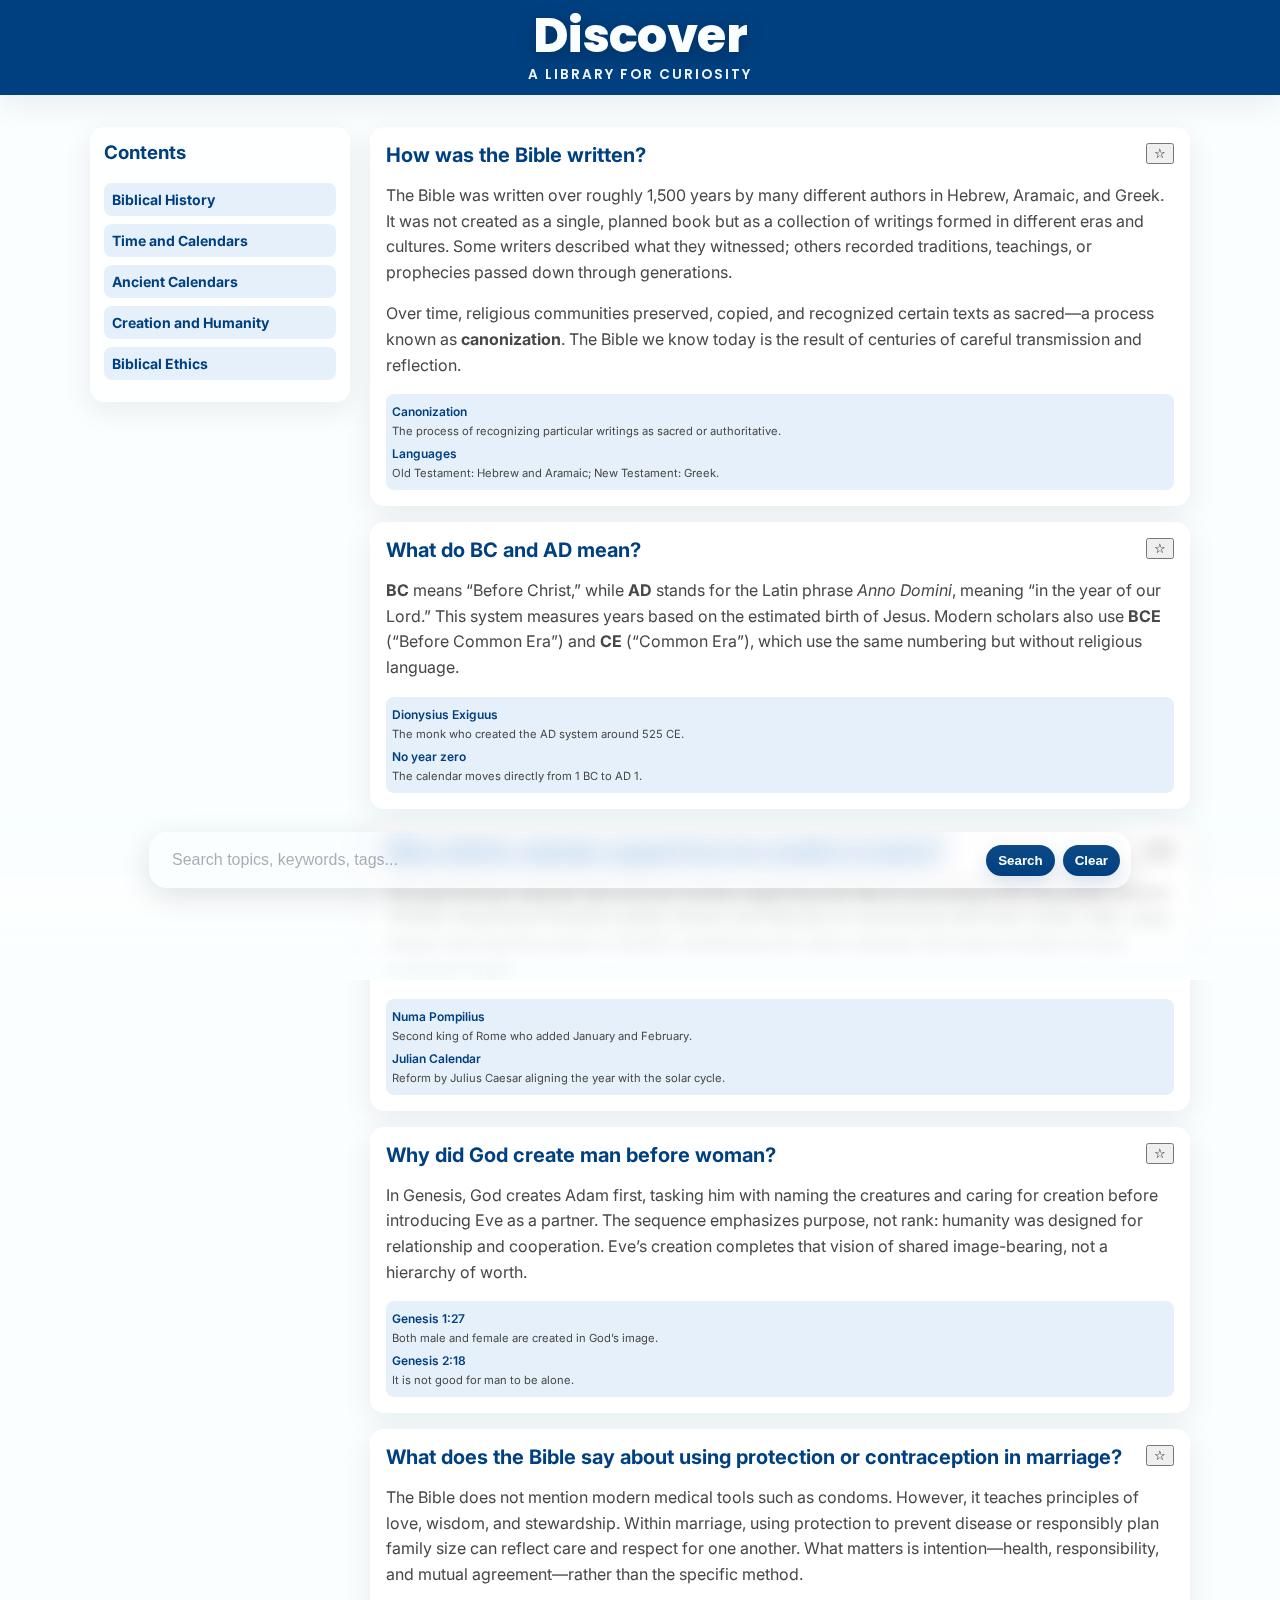
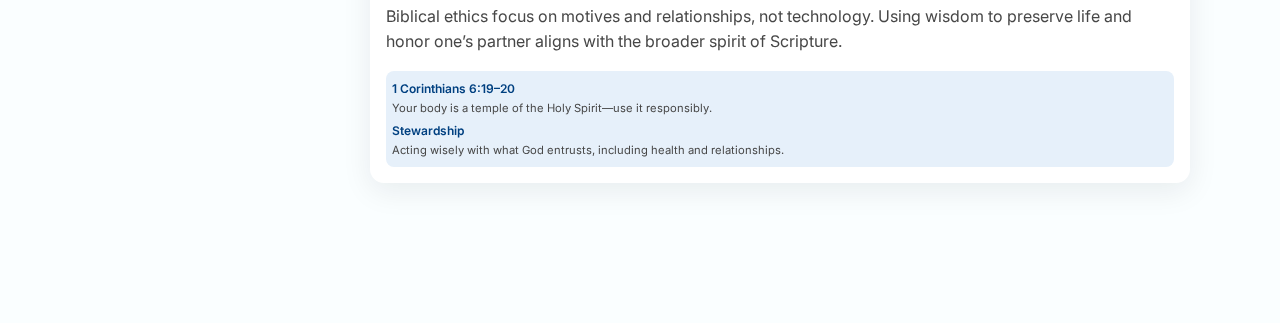
<file: index.html>
<!doctype html>
<html lang="en">
<head>
  <meta charset="utf-8" />
  <meta name="viewport" content="width=device-width, initial-scale=1" />
  <title>Discover</title>
  <link rel="stylesheet" href="style.css" />
  <link href="https://fonts.googleapis.com/css2?family=Inter:wght@400;600&family=Poppins:wght@600&display=swap" rel="stylesheet">
</head>

<body>
  <!-- Hero Section moved to top-level so it can span full width -->
  <section class="intro">
    <h1>Discover</h1>
    <p>A LIBRARY FOR CURIOSITY</p>
  </section>

  <div class="page">
    <div class="site">

      <div class="layout">
        <aside aria-label="Table of contents">
          <div class="toc" id="toc">
            <h3>Contents</h3>
            <div id="toc-list" class="toc-list"></div>
          </div>
        </aside>

        <main class="content" id="content">
          <section class="cards" id="cards" aria-live="polite"></section>
        </main>
      </div>
    </div>
  </div>

  <!-- Bottom fade background behind the search footer -->
  <div class="bottom-fade" aria-hidden="true"></div>

  <!-- Sticky Search Footer -->
  <div class="sticky-search" role="search" aria-label="Search contents">
    <div class="search-panel">
      <input id="searchInput" class="search-input" type="search" placeholder="Search topics, keywords, tags..." aria-label="Search" />
      <button id="searchBtn" class="search-btn">Search</button>
      <button id="clearSearch" class="search-btn" title="Clear">Clear</button>
    </div>
  </div>

  <script src="data.js"></script>
  <script src="script.js"></script>
</body>
</html>
</file>
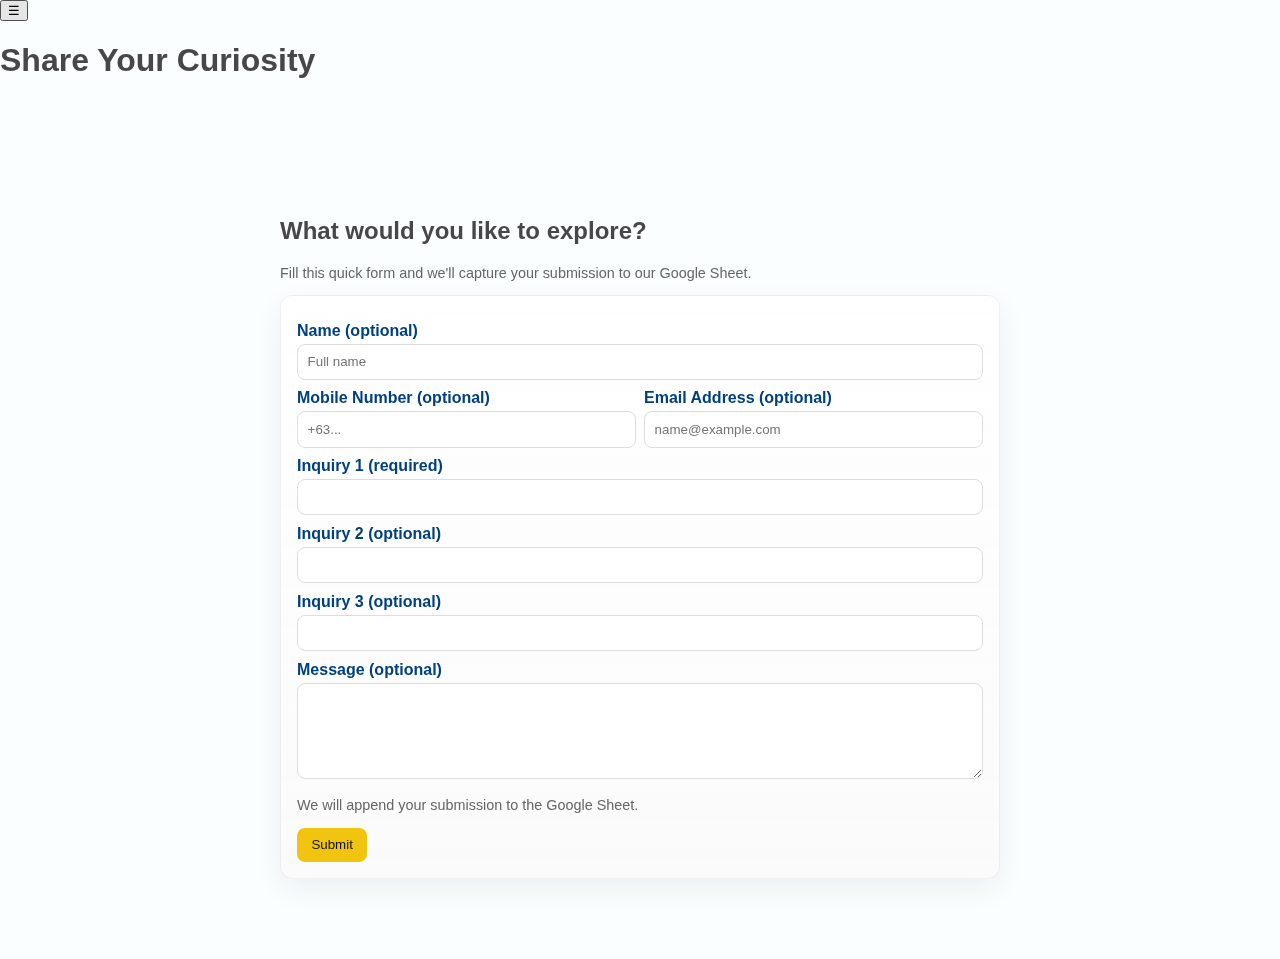
<file: form.html>
<!DOCTYPE html>
<html lang="en">
<head>
  <meta charset="utf-8">
  <meta name="viewport" content="width=device-width,initial-scale=1">
  <title>Curiosity Form</title>
  <link rel="stylesheet" href="style.css">
  <style>
    :root{ --primary: #004080; --accent: #f1c40f; --glass-border: rgba(15,25,35,0.06); }
    main{padding:96px 1rem 80px;max-width:720px;margin:0 auto}
    .form-card{
      background: linear-gradient(180deg, rgba(255,255,255,0.96), rgba(250,250,250,0.9));
      padding:1rem;
      border-radius:12px;
      box-shadow: 0 10px 30px rgba(8,18,30,0.06);
      border: 1px solid var(--glass-border);
      backdrop-filter: blur(10px) saturate(110%);
      -webkit-backdrop-filter: blur(10px) saturate(110%);
    }
    label{display:block;margin:0.6rem 0 0.25rem 0;font-weight:600;color:var(--primary)}
    input,textarea,select{width:100%;box-sizing:border-box;padding:0.6rem;border:1px solid #ddd;border-radius:8px}
    .row{display:grid;grid-template-columns:1fr 1fr;gap:0.5rem}
    .muted{font-size:0.9rem;color:#666}
    .btn{background:var(--accent);color:#111;border:none;padding:0.6rem 0.9rem;border-radius:8px;cursor:pointer}
    .btn.secondary{background:transparent;border:1px solid rgba(0,0,0,0.06);color:var(--primary)}
    @media (max-width:720px){ .row{grid-template-columns:1fr} }
  </style>
</head>
<body>
  <header>
    <button id="menuToggle" aria-label="Toggle menu">☰</button>
    <h1>Share Your Curiosity</h1>
  </header>

  <main>
    <article>
      <h2>What would you like to explore?</h2>
      <p class="muted">Fill this quick form and we'll capture your submission to our Google Sheet.</p>

      <form id="curiosityForm" class="form-card" novalidate>
        <!-- Timestamp will be added automatically on submit -->
        <label for="name">Name (optional)</label>
        <input id="name" name="name" type="text" placeholder="Full name">

        <div class="row">
          <div>
            <label for="mobile">Mobile Number (optional)</label>
            <input id="mobile" name="mobile" type="tel" placeholder="+63...">
          </div>
          <div>
            <label for="email">Email Address (optional)</label>
            <input id="email" name="email" type="email" placeholder="name@example.com">
          </div>
        </div>

        <label for="inq1">Inquiry 1 (required)</label>
        <input id="inq1" name="inq1" type="text" required>

        <label for="inq2">Inquiry 2 (optional)</label>
        <input id="inq2" name="inq2" type="text">

        <label for="inq3">Inquiry 3 (optional)</label>
        <input id="inq3" name="inq3" type="text">

        <label for="message">Message (optional)</label>
        <textarea id="message" name="message" rows="5"></textarea>

        <p class="muted">We will append your submission to the Google Sheet.</p>
        <div style="margin-top:0.75rem;display:flex;gap:0.5rem;align-items:center">
          <button type="submit" class="btn">Submit</button>
          <div id="status" class="muted" aria-live="polite"></div>
        </div>
      </form>
    </article>
  </main>

  <script src="form.js"></script>
</body>
</html>
</file>
<file: style.css>
html {
  -webkit-text-size-adjust: 100%;
}

:root {
  --bg: #fafeff;
  --brand: #004080;
  --ink: #474747;
  --accent: #ffd166;
  --soft: #e6f0fa;
  --shadow: 0 8px 30px rgba(6,22,38,0.08);
  --radius: 14px;
  --header-height: 84px; /* default header height */
  --header-vertical: 12px; /* new: vertical padding for header */
}

body {
  margin: 0;
  font-family: Inter, sans-serif;
  background: var(--bg);
  color: var(--ink);
}

/* --- Base Layout --- */
.page {
  min-height: 100vh;
  padding: 32px 20px 120px;
  display: flex;
  justify-content: center;
}

.site {
  width: 100%;
  max-width: 1100px;
}

.intro {
  margin: 0; /* header touches top and spans full width */
  padding: var(--header-vertical) 20px; /* use unified vertical padding */
  border-radius: 0;
  background: var(--brand); /* use brand color for header background */
  box-shadow: var(--shadow);
  position: sticky; /* keep header in flow to avoid overlapping */
  left: 0;
  right: 0;
  top: 0;
  min-height: auto; /* avoid forcing extra vertical space */
  display: flex;
  flex-direction: column; /* stack title and subtitle */
  align-items: center;
  justify-content: center;
  gap: 4px; /* reduced gap between title and tagline */
  z-index: 90;
}

/* constrain direct children so header content lines up with .site */
.intro > * {
  width: 100%;
  max-width: 1100px;
  text-align: center; /* center both title and tagline */
}

/* make heading and paragraph align and space properly */
.intro h1 {
  margin: 0 0 2px 0; /* small gap below title for tighter spacing */
  font-size: clamp(1.6rem, 6vw, 3rem);
  line-height: 1;
  font-family: 'Poppins', sans-serif;
  font-weight: 800;
  letter-spacing: -0.6px;
  color: var(--bg); /* white text on brand background */
  background: none; /* remove previous gradient */
  -webkit-background-clip: unset;
  -webkit-text-fill-color: unset;
  text-shadow: 0 4px 18px rgba(0,0,0,0.25); /* subtle dark shadow for contrast */
}

.intro p {
  margin: 0;
  color: var(--bg); /* white text for tagline */
  opacity: 0.95;
  font-size: 0.85rem; /* compact */
  line-height: 1.25;
  font-family: 'Poppins', sans-serif; /* tagline tone */
  font-weight: 600;
  letter-spacing: 2px;
  text-transform: uppercase;
  text-align: center;
}

/* stack heading and description and keep compact on small screens */
.intro h1, .intro p {
  display: block;
}

/* --- Desktop Layout --- */
.layout {
  display: grid;
  grid-template-columns: 260px 1fr;
  gap: 20px;
}

/* --- TOC --- */
.toc {
  background: rgba(255,255,255,0.8);
  border-radius: var(--radius);
  padding: 14px;
  box-shadow: var(--shadow);
  position: sticky;
  top: 100px;
  z-index: 70;
}

.toc h3 {
  color: var(--brand);
  margin-top: 0;
}

.toc-category {
  margin-bottom: 8px;
}

.toc-category h4 {
  cursor: pointer;
  margin: 0;
  background: var(--soft);
  padding: 8px;
  border-radius: 8px;
  color: var(--brand);
  font-size: 14px;
}

.toc-items {
  display: none;
  margin-left: 12px;
}

.toc-items.open {
  display: block;
}

.toc-item {
  padding: 6px 8px;
  border-radius: 6px;
  cursor: pointer;
}

.toc-item:hover {
  background: var(--soft);
}

/* --- Cards --- */
.cards {
  display: flex;
  flex-direction: column;
  gap: 16px;
}

.card {
  background: #fff;
  border-radius: var(--radius);
  box-shadow: var(--shadow);
  padding: 16px;
}

.q {
  display: flex;
  justify-content: space-between;
  align-items: flex-start;
  gap: 8px;
}

.q h2 {
  color: var(--brand);
  margin: 0;
  font-size: 1.25rem;
}

.a {
  margin-top: 10px;
  line-height: 1.6;
}

.refs {
  margin-top: 10px;
  padding: 6px;
  background: var(--soft);
  border-radius: 8px;
  font-size: 0.85rem;
}

.ref-item {
  font-size: 0.7rem;
  margin-bottom: 4px;
}

.term {
  font-weight: 600;
  color: var(--brand);
  font-size: 0.75rem;
  line-height: 2;
}

.tags {
  margin-top: 10px;
  display: flex;
  flex-wrap: wrap;
  gap: 6px;
}

.tag {
  background: var(--soft);
  border-radius: 999px;
  padding: 4px 10px;
  font-size: 12px;
  cursor: pointer;
}

/* --- Sticky search footer */
.sticky-search {
  position: fixed;
  left: 0;
  right: 0;
  bottom: 12px;
  display: flex;
  justify-content: center;
  z-index: 96; /* above bottom-fade */
}

.search-panel {
  width: min(calc(100% - 32px), 960px);
  background: rgba(255,255,255,0.12); /* translucent glass */
  -webkit-backdrop-filter: blur(10px) saturate(140%);
  backdrop-filter: blur(10px) saturate(140%);
  border: 1px solid rgba(255,255,255,0.18);
  border-radius: 18px; /* slightly less than 25px for a softer glass look */
  box-shadow: 0 8px 30px rgba(6,22,38,0.12);
  padding: 8px 10px;
  display: flex;
  gap: 8px;
  align-items: center;
}

.search-input {
  flex: 1;
  border: none;
  background: rgba(255,255,255,0.06);
  padding: 10px 12px;
  border-radius: 999px; /* pill */
  font-size: 1rem;
  color: var(--ink);
}

.search-input::placeholder {
  color: rgba(6,22,38,0.35);
}

.search-btn {
  background: linear-gradient(180deg, rgba(0,64,128,0.95), var(--brand));
  color: white;
  border: none;
  padding: 8px 12px;
  border-radius: 999px; /* pill */
  cursor: pointer;
  font-weight: 600;
  box-shadow: 0 6px 18px rgba(0,64,128,0.15);
}

@media (max-width: 480px) {
  .search-panel { padding: 6px 8px; gap: 6px; border-radius: 16px; }
  .search-input { padding: 8px 10px; }
  .search-btn { padding: 7px 10px; }
}

/* --- bottom fade behind footer */
.bottom-fade {
  position: fixed;
  left: 0;
  right: 0;
  bottom: -80px;
  height: 170px; /* height of the fade area */
  pointer-events: none;
  z-index: 50; /* sits under sticky-search */
  background: linear-gradient(to top, rgba(250,254,255,0.9), rgba(255,255,255,0.55), rgba(250,254,255,0));
  -webkit-backdrop-filter: blur(8px) saturate(120%);
  backdrop-filter: blur(8px) saturate(120%);
}

@media (max-width: 480px) {
  .bottom-fade { height: 160px; }
}

/* --- Responsive Styles --- */
@media (max-width: 820px) {
  :root { --header-height: 72px; --header-vertical: 10px; }

  .layout {
    grid-template-columns: 1fr;
  }

  aside {
    order: -1;
    position: relative;
  }

  .toc {
    position: relative;
    top: unset;
    margin-bottom: 20px;
  }

  .intro {
    padding: var(--header-vertical) 16px;
    gap: 0px; /* remove gap for tighter stacking on tablet/iPad */
  }

  .intro > * {
    padding: 6px 0;
  }

  /* ensure no extra margins between title and tagline */
  .intro h1 {
    margin-bottom: 0;
    line-height: 1.02;
  }

  .intro p {
    margin-top: 0;
  }

  .card {
    padding: 14px;
  }

  .q h2 {
    font-size: 1.1rem;
  }

  .site {
    padding: 0 12px;
  }
}

@media (max-width: 480px) {
  :root { --header-height: 64px; --header-vertical: 10px; }

  .intro {
    padding: var(--header-vertical) 12px;
    flex-direction: column;
    align-items: flex-start;
    justify-content: flex-start; /* keep content near the top */
    gap: 0px; /* remove gap on small mobile */
  }

  .intro h1 {
    font-size: clamp(2rem, 9.5vw, 3rem);
    letter-spacing: -0.4px;
    line-height: 1.02;
    text-shadow: 0 10px 30px rgba(0,64,128,0.12);
    margin: 0 0 0 0; /* remove bottom margin */
  }

  .intro p {
    display: block;
    font-size: 0.82rem; /* slightly smaller on very small screens */
    opacity: 0.95;
    margin-top: 0; /* remove top margin */
    line-height: 1.25; /* slightly tighter line-height */
    text-align: center;
  }

  body {
    font-size: 15px;
  }

  .card {
    padding: 12px;
  }

  .q h2 {
    font-size: 1rem;
  }

  .toc h3 {
    font-size: 16px;
  }

  .site {
    padding: 0 10px;
  }

  /* Reduce top spacing so header and hero content sit closer together */
  .page {
    padding: 20px;
  }
}

:root {
  --footer-safe-space: 140px; /* adjust based on sticky-search height */
}

.page {
  padding-bottom: var(--footer-safe-space);
}

@media (max-width: 480px) {
  :root {
    --footer-safe-space: 100px; /* slightly larger on smaller screens */
  }
}
</file>
